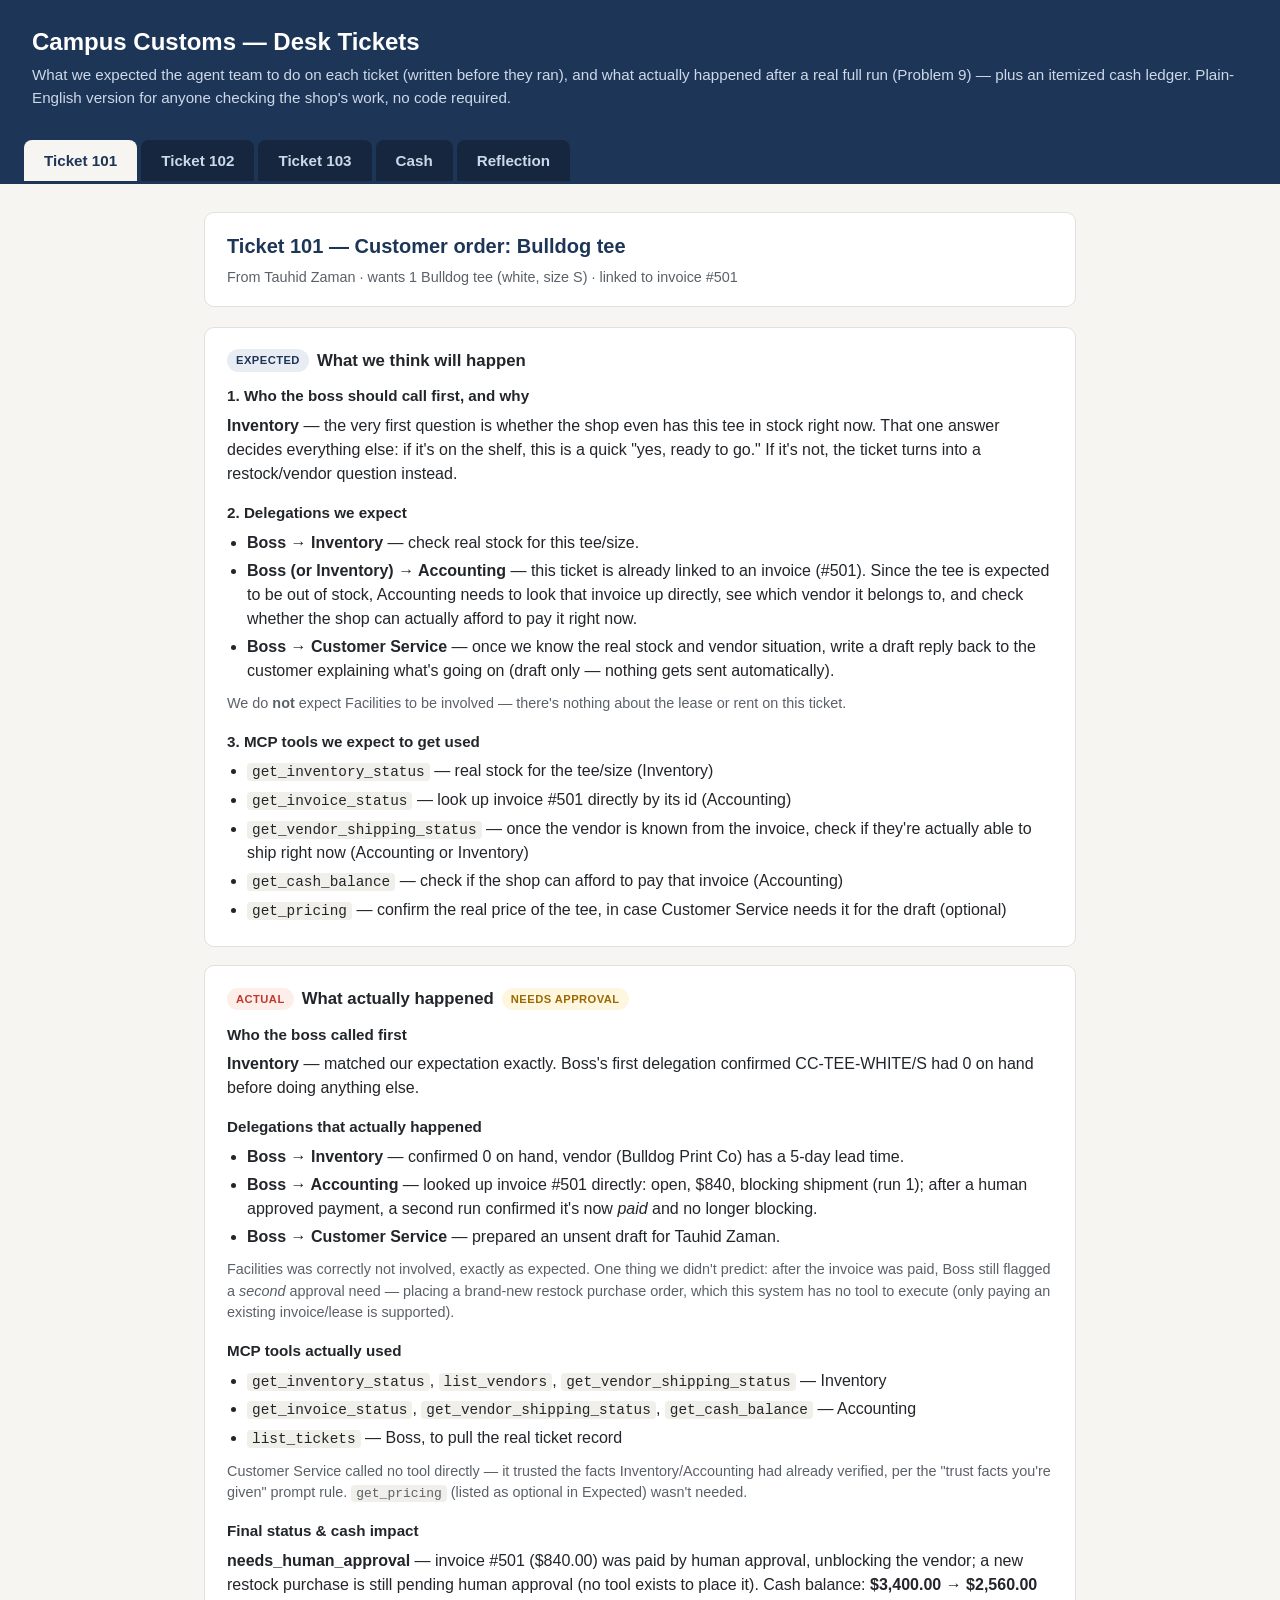
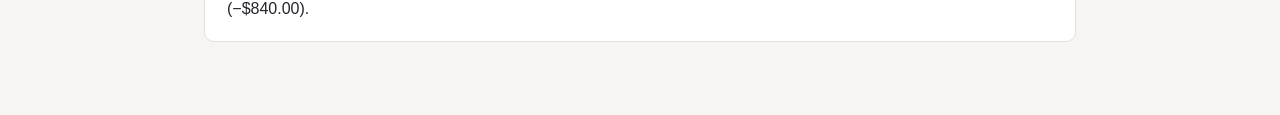
<file: output/desk_tickets.html>
<!DOCTYPE html>
<html lang="en">
<head>
<meta charset="UTF-8">
<title>Campus Customs — Desk Tickets</title>
<style>
  :root {
    --bg: #f7f5f2;
    --card: #ffffff;
    --ink: #22252a;
    --muted: #5b6168;
    --border: #e2e0db;
    --navy: #1d3557;
    --navy-soft: #e8edf4;
    --accent: #c0392b;
    --good: #2e7d32;
    --good-bg: #eaf5ea;
    font-size: 16px;
  }
  * { box-sizing: border-box; }
  body {
    margin: 0;
    font-family: -apple-system, Segoe UI, Roboto, Helvetica, Arial, sans-serif;
    background: var(--bg);
    color: var(--ink);
    line-height: 1.5;
  }
  header {
    background: var(--navy);
    color: white;
    padding: 24px 32px;
  }
  header h1 { margin: 0 0 4px 0; font-size: 1.5rem; }
  header p { margin: 0; color: #cdd8e8; font-size: 0.95rem; }

  nav.tabs {
    display: flex;
    gap: 4px;
    padding: 0 24px;
    background: var(--navy);
    border-bottom: 3px solid var(--navy);
    flex-wrap: wrap;
  }
  nav.tabs button {
    appearance: none;
    border: none;
    background: #16263f;
    color: #cdd8e8;
    padding: 12px 20px;
    font-size: 0.95rem;
    font-weight: 600;
    cursor: pointer;
    border-radius: 8px 8px 0 0;
    margin-top: 6px;
  }
  nav.tabs button.active {
    background: var(--bg);
    color: var(--navy);
  }
  nav.tabs button:hover:not(.active) {
    background: #203a5e;
  }

  main {
    max-width: 920px;
    margin: 0 auto;
    padding: 28px 24px 60px;
  }
  .panel { display: none; }
  .panel.active { display: block; }

  .ticket-summary {
    background: var(--card);
    border: 1px solid var(--border);
    border-radius: 10px;
    padding: 18px 22px;
    margin-bottom: 20px;
  }
  .ticket-summary h2 { margin: 0 0 6px 0; font-size: 1.25rem; color: var(--navy); }
  .ticket-summary .meta { color: var(--muted); font-size: 0.9rem; }

  section.block {
    background: var(--card);
    border: 1px solid var(--border);
    border-radius: 10px;
    padding: 20px 22px;
    margin-bottom: 18px;
  }
  section.block h3 {
    margin: 0 0 12px 0;
    font-size: 1.05rem;
    display: flex;
    align-items: center;
    gap: 8px;
  }
  .tag {
    font-size: 0.7rem;
    font-weight: 700;
    text-transform: uppercase;
    letter-spacing: 0.04em;
    padding: 3px 9px;
    border-radius: 999px;
  }
  .tag.expected { background: var(--navy-soft); color: var(--navy); }
  .tag.actual { background: #fdeeea; color: var(--accent); }
  .tag.placeholder { background: #f0f0ee; color: var(--muted); }

  .sub { margin-bottom: 16px; }
  .sub:last-child { margin-bottom: 0; }
  .sub h4 { margin: 0 0 6px 0; font-size: 0.95rem; color: var(--ink); }
  .sub p, .sub ul { margin: 0; color: var(--ink); }
  .sub ul { padding-left: 20px; }
  .sub li { margin-bottom: 4px; }
  code {
    background: #f1efe9;
    border-radius: 4px;
    padding: 1px 5px;
    font-size: 0.9em;
  }

  .empty-note {
    color: var(--muted);
    font-style: italic;
  }

  .skip-list {
    margin-top: 10px;
    font-size: 0.9rem;
    color: var(--muted);
  }

  .blank-tab {
    background: var(--card);
    border: 1px dashed var(--border);
    border-radius: 10px;
    padding: 40px 22px;
    text-align: center;
    color: var(--muted);
  }

  .jumplink {
    appearance: none;
    border: none;
    background: none;
    padding: 0;
    margin: 0;
    font: inherit;
    font-weight: 600;
    color: var(--navy);
    text-decoration: underline;
    text-decoration-style: dotted;
    cursor: pointer;
  }
  .jumplink:hover { color: var(--accent); }
</style>
</head>
<body>

<header>
  <h1>Campus Customs — Desk Tickets</h1>
  <p>What we expected the agent team to do on each ticket (written before they ran), and what actually happened after a real full run (Problem 9) — plus an itemized cash ledger. Plain-English version for anyone checking the shop's work, no code required.</p>
</header>

<nav class="tabs">
  <button class="tab-btn active" data-tab="t101">Ticket 101</button>
  <button class="tab-btn" data-tab="t102">Ticket 102</button>
  <button class="tab-btn" data-tab="t103">Ticket 103</button>
  <button class="tab-btn" data-tab="cash">Cash</button>
  <button class="tab-btn" data-tab="reflection">Reflection</button>
</nav>

<main>

  <!-- TICKET 101 -->
  <div class="panel active" id="t101">
    <div class="ticket-summary">
      <h2>Ticket 101 — Customer order: Bulldog tee</h2>
      <div class="meta">From Tauhid Zaman · wants 1 Bulldog tee (white, size S) · linked to invoice #501</div>
    </div>

    <section class="block">
      <h3><span class="tag expected">Expected</span> What we think will happen</h3>

      <div class="sub">
        <h4>1. Who the boss should call first, and why</h4>
        <p><strong>Inventory</strong> — the very first question is whether the shop even has this tee in stock right now. That one answer decides everything else: if it's on the shelf, this is a quick "yes, ready to go." If it's not, the ticket turns into a restock/vendor question instead.</p>
      </div>

      <div class="sub">
        <h4>2. Delegations we expect</h4>
        <ul>
          <li><strong>Boss → Inventory</strong> — check real stock for this tee/size.</li>
          <li><strong>Boss (or Inventory) → Accounting</strong> — this ticket is already linked to an invoice (#501). Since the tee is expected to be out of stock, Accounting needs to look that invoice up directly, see which vendor it belongs to, and check whether the shop can actually afford to pay it right now.</li>
          <li><strong>Boss → Customer Service</strong> — once we know the real stock and vendor situation, write a draft reply back to the customer explaining what's going on (draft only — nothing gets sent automatically).</li>
        </ul>
        <div class="skip-list">We do <strong>not</strong> expect Facilities to be involved — there's nothing about the lease or rent on this ticket.</div>
      </div>

      <div class="sub">
        <h4>3. MCP tools we expect to get used</h4>
        <ul>
          <li><code>get_inventory_status</code> — real stock for the tee/size (Inventory)</li>
          <li><code>get_invoice_status</code> — look up invoice #501 directly by its id (Accounting)</li>
          <li><code>get_vendor_shipping_status</code> — once the vendor is known from the invoice, check if they're actually able to ship right now (Accounting or Inventory)</li>
          <li><code>get_cash_balance</code> — check if the shop can afford to pay that invoice (Accounting)</li>
          <li><code>get_pricing</code> — confirm the real price of the tee, in case Customer Service needs it for the draft (optional)</li>
        </ul>
      </div>
    </section>

    <section class="block">
      <h3><span class="tag actual">Actual</span> What actually happened <span class="tag" style="background:#fff6e0;color:#9a6a00;">Needs approval</span></h3>

      <div class="sub">
        <h4>Who the boss called first</h4>
        <p><strong>Inventory</strong> — matched our expectation exactly. Boss's first delegation confirmed CC-TEE-WHITE/S had 0 on hand before doing anything else.</p>
      </div>

      <div class="sub">
        <h4>Delegations that actually happened</h4>
        <ul>
          <li><strong>Boss → Inventory</strong> — confirmed 0 on hand, vendor (Bulldog Print Co) has a 5-day lead time.</li>
          <li><strong>Boss → Accounting</strong> — looked up invoice #501 directly: open, $840, blocking shipment (run 1); after a human approved payment, a second run confirmed it's now <em>paid</em> and no longer blocking.</li>
          <li><strong>Boss → Customer Service</strong> — prepared an unsent draft for Tauhid Zaman.</li>
        </ul>
        <div class="skip-list">Facilities was correctly not involved, exactly as expected. One thing we didn't predict: after the invoice was paid, Boss still flagged a <em>second</em> approval need — placing a brand-new restock purchase order, which this system has no tool to execute (only paying an existing invoice/lease is supported).</div>
      </div>

      <div class="sub">
        <h4>MCP tools actually used</h4>
        <ul>
          <li><code>get_inventory_status</code>, <code>list_vendors</code>, <code>get_vendor_shipping_status</code> — Inventory</li>
          <li><code>get_invoice_status</code>, <code>get_vendor_shipping_status</code>, <code>get_cash_balance</code> — Accounting</li>
          <li><code>list_tickets</code> — Boss, to pull the real ticket record</li>
        </ul>
        <div class="skip-list">Customer Service called no tool directly — it trusted the facts Inventory/Accounting had already verified, per the "trust facts you're given" prompt rule. <code>get_pricing</code> (listed as optional in Expected) wasn't needed.</div>
      </div>

      <div class="sub">
        <h4>Final status &amp; cash impact</h4>
        <p><strong>needs_human_approval</strong> — invoice #501 ($840.00) was paid by human approval, unblocking the vendor; a new restock purchase is still pending human approval (no tool exists to place it). Cash balance: <strong>$3,400.00 → $2,560.00</strong> (−$840.00).</p>
      </div>
    </section>
  </div>

  <!-- TICKET 102 -->
  <div class="panel" id="t102">
    <div class="ticket-summary">
      <h2>Ticket 102 — Rent notice</h2>
      <div class="meta">From Elm City Properties (landlord) · note says rent is due in 2 days · linked to lease #1</div>
    </div>

    <section class="block">
      <h3><span class="tag expected">Expected</span> What we think will happen</h3>

      <div class="sub">
        <h4>1. Who the boss should call first, and why</h4>
        <p><strong>Facilities</strong> — this is fundamentally a lease question. Facilities owns checking the real rent amount and real due date against the shop's own calendar, rather than just trusting whatever the landlord's note claims.</p>
      </div>

      <div class="sub">
        <h4>2. Delegations we expect</h4>
        <ul>
          <li><strong>Boss → Facilities</strong> — verify the real due date and rent amount for lease #1.</li>
          <li><strong>Facilities (or boss) → Accounting</strong> — only if Facilities confirms the rent is actually due soon, check the shop's real cash balance to see if paying it is affordable.</li>
        </ul>
        <div class="skip-list">We do <strong>not</strong> expect Inventory or Customer Service to be involved — there's no product question here, and this ticket isn't customer-facing.</div>
      </div>

      <div class="sub">
        <h4>3. MCP tools we expect to get used</h4>
        <ul>
          <li><code>get_lease_due_status</code> — real rent amount and days until due, measured against the shop's own "today" (Facilities)</li>
          <li><code>get_cash_balance</code> — check affordability once the real due date/amount is confirmed (Accounting)</li>
        </ul>
      </div>
    </section>

    <section class="block">
      <h3><span class="tag actual">Actual</span> What actually happened <span class="tag" style="background:#fdeceb;color:#a4302f;">Blocked</span></h3>

      <div class="sub">
        <h4>Who the boss called first</h4>
        <p><strong>Facilities</strong> — matched our expectation exactly.</p>
      </div>

      <div class="sub">
        <h4>Delegations that actually happened</h4>
        <ul>
          <li><strong>Boss → Facilities</strong> — verified lease #1: $2,400/month, due 2026-09-02, not yet overdue against the shop's date_today.</li>
          <li><strong>Boss → Accounting</strong> — checked cash balance ($2,560 before payment) and judged the rent affordable; after a human approved and paid it, a second run re-checked accounting.</li>
        </ul>
        <div class="skip-list">Inventory and Customer Service were correctly not involved, exactly as expected.</div>
      </div>

      <div class="sub">
        <h4>MCP tools actually used</h4>
        <ul>
          <li><code>get_lease_due_status</code> — Facilities</li>
          <li><code>get_cash_balance</code> — Accounting</li>
          <li><code>list_tickets</code> — Boss</li>
        </ul>
      </div>

      <div class="sub">
        <h4>Final status &amp; cash impact — and a real limitation we found</h4>
        <p>The $2,400 rent payment for lease #1 was approved and paid once, correctly: cash balance <strong>$2,560.00 → $160.00</strong> (−$2,400.00). But re-running the ticket afterward produced <strong>blocked</strong>, not a clean resolved state: Facilities and Accounting have no way to know this period's rent was already paid, because (unlike invoices, which have a <code>status</code> column) the <code>leases</code> table has no paid/settled field for <code>get_lease_due_status</code> to check. So the second run re-reported the same $2,400 as still due and correctly refused to double-pay with only $160 left. This is a genuine schema gap, not a payment that failed — documented here rather than silently worked around.</p>
      </div>
    </section>
  </div>

  <!-- TICKET 103 -->
  <div class="panel" id="t103">
    <div class="ticket-summary">
      <h2>Ticket 103 — Bulk hoodie discount request</h2>
      <div class="meta">From Yale AI Club · wants 20 Navy hoodies (size M) at a bulk discount</div>
    </div>

    <section class="block">
      <h3><span class="tag expected">Expected</span> What we think will happen</h3>

      <div class="sub">
        <h4>1. Who the boss should call first, and why</h4>
        <p><strong>Inventory</strong> — before anyone can talk about a discount, we need to know whether the shop can even supply 20 hoodies. There are only 8 on the shelf, so this is as much a stock/restock question as it is a pricing question.</p>
      </div>

      <div class="sub">
        <h4>2. Delegations we expect</h4>
        <ul>
          <li><strong>Boss → Inventory</strong> — check real stock (8 on hand vs. 20 requested) and whether the usual vendor could restock the shortfall.</li>
          <li><strong>Boss → Accounting</strong> — check the real unit cost on this hoodie so the discount request can be judged against it (the shop shouldn't sell below cost without flagging it), and check the vendor's invoice situation since restocking runs through the same vendor as ticket 101.</li>
          <li><strong>Boss → Customer Service</strong> — draft a reply to Yale AI Club about what's actually possible (draft only).</li>
        </ul>
        <div class="skip-list">We do <strong>not</strong> expect Facilities to be involved — nothing here touches the lease or rent.</div>
      </div>

      <div class="sub">
        <h4>3. MCP tools we expect to get used</h4>
        <ul>
          <li><code>get_inventory_status</code> — real stock for the hoodie/size (Inventory)</li>
          <li><code>list_vendors</code> / <code>get_vendor_shipping_status</code> — check whether the apparel vendor can restock the shortfall (Inventory)</li>
          <li><code>get_pricing</code> — real unit cost and list price, to judge the discount request (Accounting)</li>
        </ul>
      </div>
    </section>

    <section class="block">
      <h3><span class="tag actual">Actual</span> What actually happened <span class="tag" style="background:#eaf7ea;color:#1d7a1d;">Draft ready</span></h3>

      <div class="sub">
        <h4>Who the boss called first</h4>
        <p><strong>Inventory</strong> — matched our expectation exactly.</p>
      </div>

      <div class="sub">
        <h4>Delegations that actually happened</h4>
        <ul>
          <li><strong>Boss → Inventory</strong> — confirmed 8 of 20 CC-HOOD-NAVY/M on hand; Bulldog Print Co can ship a restock (5-day lead, no open invoices).</li>
          <li><strong>Boss → Accounting</strong> — checked real unit cost/list price ($22/$58) and confirmed <em>no</em> bulk-discount or override policy exists anywhere in the shop's data, so none was invented.</li>
          <li><strong>Boss → Customer Service</strong> — drafted a reply to Yale AI Club quoting list price only.</li>
        </ul>
        <div class="skip-list">Facilities was correctly not involved, exactly as expected.</div>
      </div>

      <div class="sub">
        <h4>MCP tools actually used</h4>
        <ul>
          <li><code>get_inventory_status</code>, <code>list_vendors</code>, <code>get_vendor_shipping_status</code> — Inventory</li>
          <li><code>get_pricing</code> — Accounting</li>
          <li><code>list_tickets</code> — Boss</li>
        </ul>
      </div>

      <div class="sub">
        <h4>Final status &amp; cash impact</h4>
        <p><strong>draft_ready</strong> — no discount was authorized or promised; restocking the 12-unit shortfall would need a new purchase order, flagged for a human (no tool exists to place one). Cash balance unchanged: <strong>$0.00 impact</strong>.</p>
      </div>
    </section>
  </div>

  <!-- CASH -->
  <div class="panel" id="cash">
    <div class="ticket-summary">
      <h2>Cash — itemized from this full run</h2>
      <div class="meta">Working db reset to original seed values immediately before this run, so every number below is from one clean, real run — not accumulated across test sessions.</div>
    </div>

    <section class="block">
      <h3>Starting checking balance (after reset)</h3>
      <p style="font-size:1.4rem;font-weight:700;">$3,400.00</p>
    </section>

    <section class="block">
      <h3>Ticket 101 — Bulldog tee</h3>
      <p><strong>−$840.00</strong> — paid invoice #501 to Bulldog Print Co (the reprint/restock invoice blocking this order), approved by Araceli Lopez (shop owner).</p>
      <p class="skip-list">Balance after: $3,400.00 − $840.00 = <strong>$2,560.00</strong></p>
    </section>

    <section class="block">
      <h3>Ticket 102 — Rent due</h3>
      <p><strong>−$2,400.00</strong> — paid lease #1's rent to Elm City Properties, approved by Araceli Lopez (shop owner).</p>
      <p class="skip-list">Balance after: $2,560.00 − $2,400.00 = <strong>$160.00</strong></p>
    </section>

    <section class="block">
      <h3>Ticket 103 — Bulk hoodie discount</h3>
      <p><strong>$0.00</strong> — no discount policy exists in the shop's data, so none was approved; the hoodie restock would require a brand-new purchase order (no tool exists to place one), so nothing was paid.</p>
      <p class="skip-list">Balance unchanged: <strong>$160.00</strong></p>
    </section>

    <section class="block">
      <h3>Ending checking balance</h3>
      <p style="font-size:1.4rem;font-weight:700;">$3,400.00 − $840.00 − $2,400.00 − $0.00 = $160.00</p>
      <p class="skip-list">Verified live against the working db: <code>GET /cash</code> on <code>data/campus_customs_new.db</code> returns <code>{"balance": 160.0}</code> after this run — matches exactly.</p>
    </section>
  </div>

  <!-- REFLECTION (placeholder) -->
  <div class="panel" id="reflection">
    <div class="ticket-summary">
      <h2>Reflection</h2>
      <div class="meta">Based on the real Problem 9 run — see the Ticket 101/102/103 tabs and the Cash tab on this page for the receipts.</div>
    </div>

    <section class="block">
      <h3>How'd the agents actually do, per ticket?</h3>
      <div class="sub">
        <h4>101 — Bulldog tee: good</h4>
        <p>Inventory caught the stockout right away, accounting found invoice #501 and the real vendor block, customer service didn't promise a ship date it couldn't back up — see the full trace on the <button class="jumplink" data-tab="t101">Ticket 101 tab</button>. After we paid the invoice, boss didn't just assume the order was done — it correctly said "now we need a new restock order" instead of hand-waving it. That's the right call. The real evidence this worked is the money actually moving: <button class="jumplink" data-tab="cash">Cash tab</button> shows $3,400.00 → $2,560.00, the exact $840.00 invoice amount. Only knock: it burned some extra hops double-checking stuff before we tightened the prompts.</p>
      </div>
      <div class="sub">
        <h4>102 — Rent: mixed</h4>
        <p>First pass was great — real due date, real balance, right call to ask a human before paying (see <button class="jumplink" data-tab="t102">Ticket 102 tab</button>). We approved it and the <button class="jumplink" data-tab="cash">Cash tab</button> confirms it actually happened: $2,560.00 → $160.00, exactly the $2,400.00 rent. Second pass (re-running the same ticket after we paid) is where it fell apart: it couldn't tell the $2,400 was already paid and flagged it as still owed — that's the <strong>blocked</strong> status you see on the Ticket 102 tab, not a failed payment. Not really the agents' fault — the lease table just has no "paid" flag for them to check. Good reasoning, bad data.</p>
      </div>
      <div class="sub">
        <h4>103 — Bulk discount: best one</h4>
        <p>One clean pass, no back-and-forth (see <button class="jumplink" data-tab="t103">Ticket 103 tab</button>). Correctly refused to invent a discount policy that doesn't exist (there isn't one in the data), quoted the real $58/unit price, flagged the 12-unit shortfall and restock as a human call. No payment needed, none made — the <button class="jumplink" data-tab="cash">Cash tab</button> shows $0.00 impact for this ticket, which is exactly right given nothing was approved. Exactly right.</p>
      </div>
    </section>

    <section class="block">
      <h3>Actual vs. Expected</h3>

      <div class="sub">
        <h4>101 — compare the Expected and Actual blocks on the <button class="jumplink" data-tab="t101">Ticket 101 tab</button></h4>
        <p>Nailed it on the first pass: Boss called Inventory first like we expected, and all 3 delegation targets (Inventory, Accounting, Customer Service) showed up exactly as predicted, Facilities correctly skipped. Tool-wise, we expected 5 (<code>get_inventory_status</code>, <code>get_invoice_status</code>, <code>get_vendor_shipping_status</code>, <code>get_cash_balance</code>, optionally <code>get_pricing</code>) and got 4 of those for real, plus <code>list_vendors</code> and <code>list_tickets</code> we hadn't called out — <code>get_pricing</code> never got used since nobody needed to quote a price here. The one thing the Expected plan flat-out didn't see coming: once we actually paid invoice #501 (<button class="jumplink" data-tab="cash">Cash tab</button>: −$840.00), the ticket didn't just close out. Boss came back with a <em>second</em> ask — approve a brand-new restock purchase order — because "the invoice is paid" and "the item is back in stock" are two different problems, and our plan only thought about the first one.</p>
      </div>

      <div class="sub">
        <h4>102 — compare the Expected and Actual blocks on the <button class="jumplink" data-tab="t102">Ticket 102 tab</button></h4>
        <p>Also nailed Facilities-first and the Facilities→Accounting handoff, tools matched almost exactly (<code>get_lease_due_status</code>, <code>get_cash_balance</code>, plus <code>list_tickets</code> we didn't call out). First run played out exactly like the plan: verify the real due date, check affordability, ask a human — and it was affordable, which the <button class="jumplink" data-tab="cash">Cash tab</button> backs up (−$2,400.00 landed exactly on $160.00, not negative). Where Actual and Expected really diverge is the part we never planned for at all — a <em>re-run</em>. The Expected section assumed one clean pass to a decision; it never considered "what happens if we check this same ticket again after paying." That's on us, not the agents: we planned for the approval step, not for what comes after it.</p>
      </div>

      <div class="sub">
        <h4>103 — compare the Expected and Actual blocks on the <button class="jumplink" data-tab="t103">Ticket 103 tab</button></h4>
        <p>Closest match of the three, basically no surprises. Inventory first, then Accounting, then Customer Service, Facilities skipped — exactly the plan. Tools matched too: <code>get_inventory_status</code>, <code>list_vendors</code>, <code>get_vendor_shipping_status</code> for Inventory, <code>get_pricing</code> for Accounting, same as we called out. Only real difference from the plan: Customer Service never called a tool itself — it just used the facts Inventory and Accounting had already verified instead of double-checking, which the Expected section didn't think to predict but makes total sense in hindsight. Matches the <button class="jumplink" data-tab="cash">Cash tab</button> too: $0.00 impact, since nothing here ever needed approval.</p>
      </div>
    </section>

    <section class="block">
      <h3>Would one agent with tools have been simpler?</h3>
      <p>Honestly, yeah — for these 3 tickets. None of them needed real specialization; there was never a case where two specialists had to double-check or disagree with each other. Boss mostly just played middleman passing messages back and forth, and that's exactly where we burned tool calls and tokens — see the <button class="jumplink" data-tab="t102">Ticket 102 tab</button> for the confused double-payment check and the <button class="jumplink" data-tab="t103">Ticket 103 tab</button> for the early "discount authority" search loop. One agent with all 9 tools would've been faster and cheaper here. The 5-agent split only earns its keep when you actually need separation of duties — like accounting never being allowed to approve its own payment (that boundary is exactly why every real payment on the <button class="jumplink" data-tab="cash">Cash tab</button> has a human name attached, not an agent). For "look up some facts and summarize them," splitting into 5 agents was overhead this round.</p>
    </section>

    <section class="block">
      <h3>3 new problems this team COULD solve with what we already built</h3>
      <ul>
        <li><strong>Another vendor invoice goes overdue</strong> and blocks a different SKU — same exact pattern as ticket 101 (see <button class="jumplink" data-tab="t101">Ticket 101 tab</button>: invoice #501 blocking Bulldog Print Co). Inventory + Accounting already handle this.</li>
        <li><strong>A second rent/lease notice</strong> comes in for a different space — same pattern as ticket 102's <em>first</em> pass (see <button class="jumplink" data-tab="t102">Ticket 102 tab</button>). Facilities + Accounting already verify real due dates and affordability correctly, as long as it's a first-time check.</li>
        <li><strong>A customer asks about a different item</strong> — stock, price, whether it's in — for any SKU in <code>inventory</code>/<code>pricing</code> (not just the tee or hoodie from <button class="jumplink" data-tab="t101">Ticket 101</button>/<button class="jumplink" data-tab="t103">Ticket 103</button>). Inventory + Customer Service already cover this with <code>get_inventory_status</code>/<code>get_pricing</code>, no new tooling needed.</li>
      </ul>
    </section>

    <section class="block">
      <h3>3 new problems this team could NOT solve, and what's missing</h3>
      <ul>
        <li><strong>Actually placing a new restock order with a vendor</strong> — the exact wall we hit on both <button class="jumplink" data-tab="t101">Ticket 101</button> and <button class="jumplink" data-tab="t103">Ticket 103</button> (Bulldog Print Co can ship, but nobody can tell it to). Needs a new <code>place_vendor_order</code> tool that writes a new row to <code>invoices</code>, gated behind human approval the same way <code>execute_payment</code> is. No new agent needed — Inventory or Accounting could hold it.</li>
        <li><strong>Rent across multiple months</strong> — the exact bug we hit on <button class="jumplink" data-tab="t102">Ticket 102</button> (see the <button class="jumplink" data-tab="cash">Cash tab</button> too — the $2,400 payment is real, the "still owed" re-check is the bug). <code>leases</code> needs a paid-through date or a billing-period concept, plus a tool to check/update it. Facilities could use it as-is, no new agent.</li>
        <li><strong>Campus Customs opens a second storefront</strong> — everything right now (inventory, cash_accounts, vendors) assumes one shop. A second location needs a "location" column threaded through the schema and tools, and probably a new agent above Boss to arbitrate between two desks sharing (or not sharing) vendors and cash.</li>
      </ul>
    </section>
  </div>

</main>

<script>
  function activateTab(tabId) {
    document.querySelectorAll('.tab-btn').forEach(b => b.classList.remove('active'));
    document.querySelectorAll('.panel').forEach(p => p.classList.remove('active'));
    document.querySelector('.tab-btn[data-tab="' + tabId + '"]').classList.add('active');
    document.getElementById(tabId).classList.add('active');
    document.getElementById(tabId).scrollIntoView({ behavior: 'smooth', block: 'start' });
  }
  document.querySelectorAll('.jumplink').forEach(link => {
    link.addEventListener('click', () => activateTab(link.dataset.tab));
  });
  document.querySelectorAll('.tab-btn').forEach(btn => {
    btn.addEventListener('click', () => {
      document.querySelectorAll('.tab-btn').forEach(b => b.classList.remove('active'));
      document.querySelectorAll('.panel').forEach(p => p.classList.remove('active'));
      btn.classList.add('active');
      document.getElementById(btn.dataset.tab).classList.add('active');
    });
  });
</script>

</body>
</html>
</file>
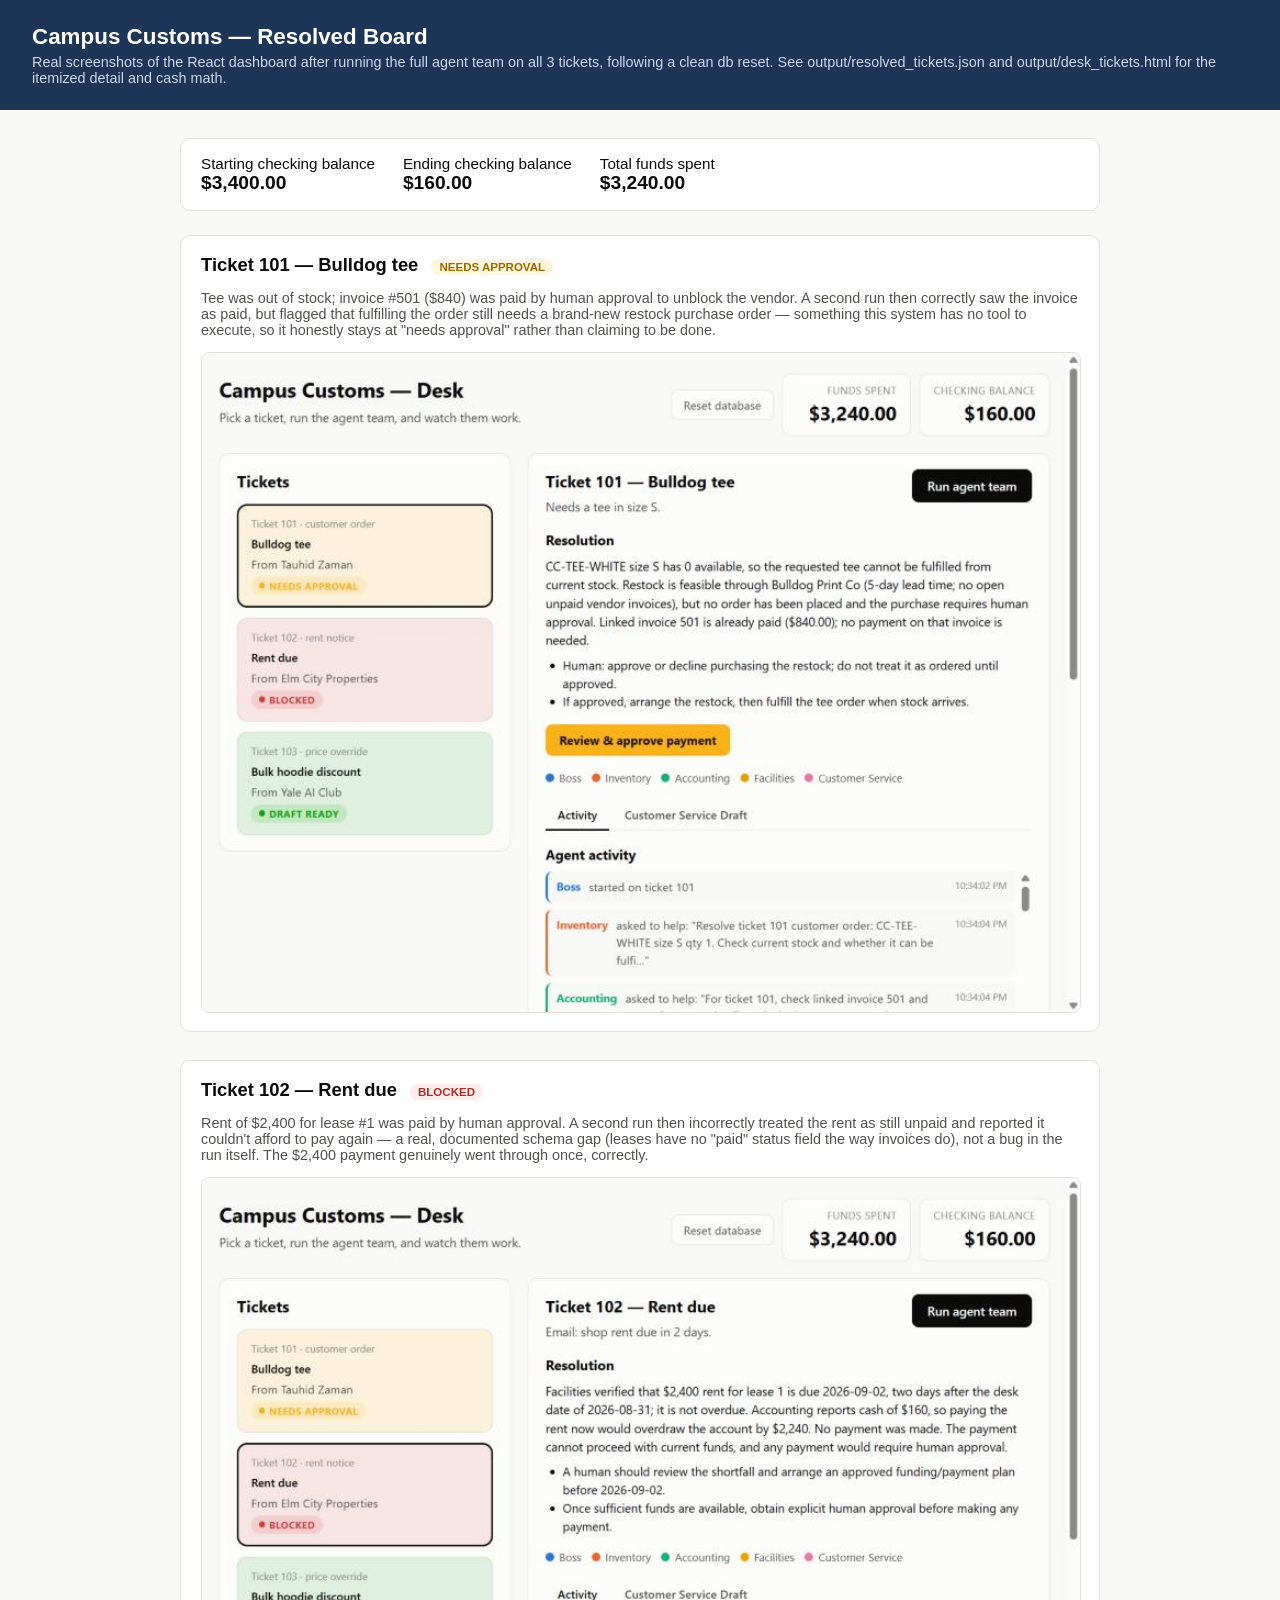
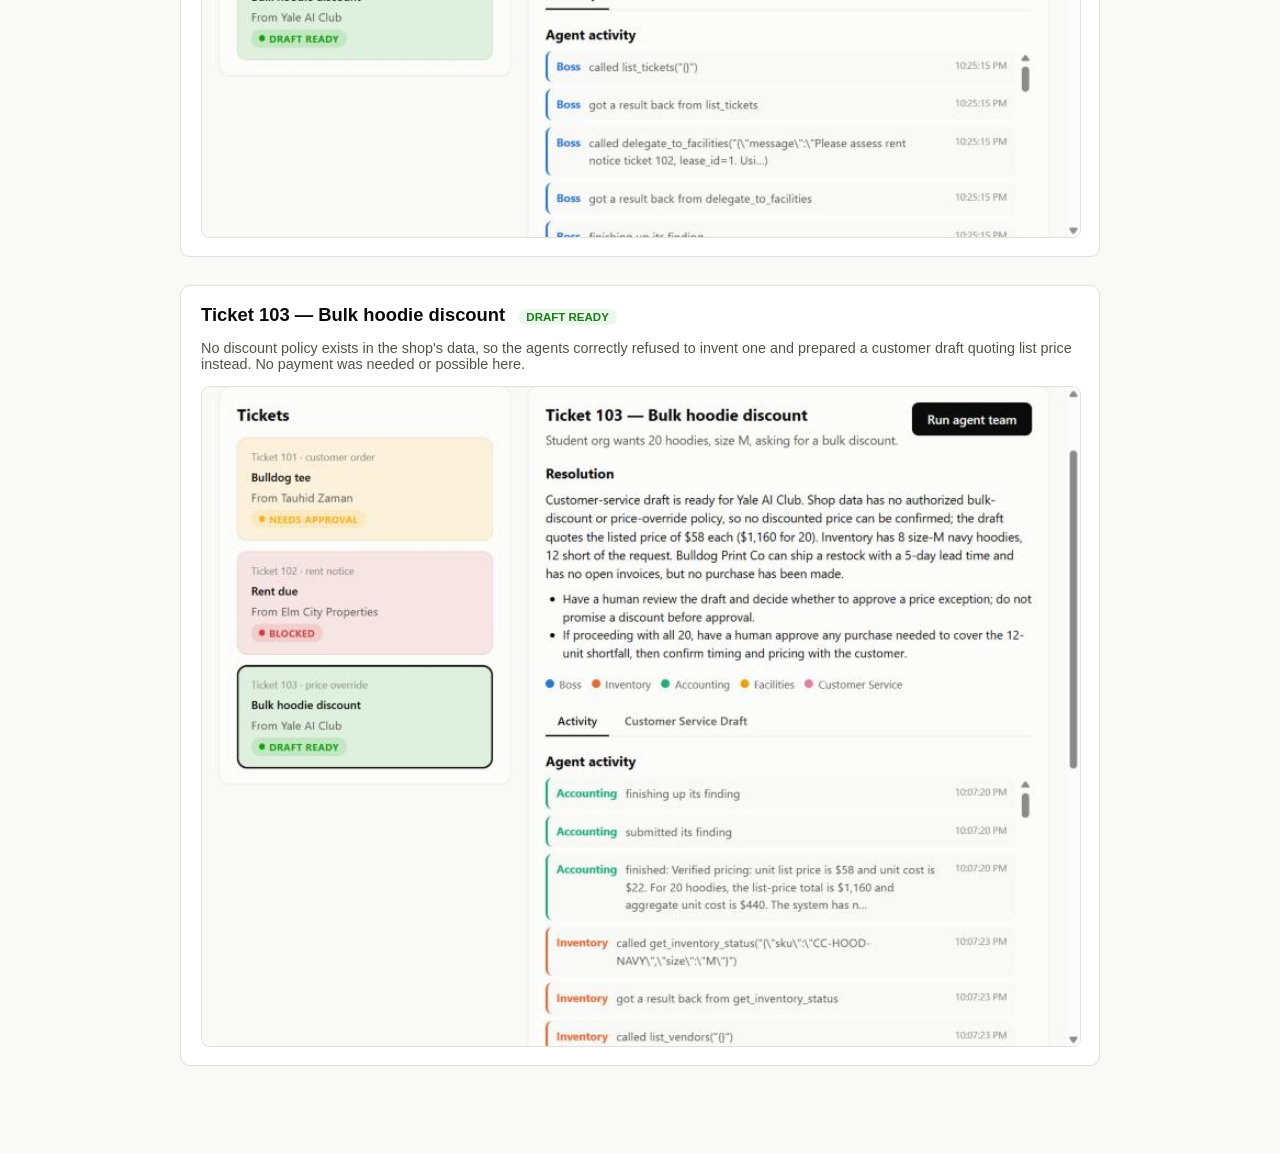
<file: output/resolved_board.html>
<!DOCTYPE html>
<html lang="en">
<head>
<meta charset="UTF-8">
<title>Campus Customs — Resolved Board (Problem 9 full run)</title>
<style>
  body {
    margin: 0;
    font-family: -apple-system, Segoe UI, Roboto, Helvetica, Arial, sans-serif;
    background: #f9f9f7;
    color: #0b0b0b;
  }
  header {
    background: #1d3557;
    color: white;
    padding: 24px 32px;
  }
  header h1 { margin: 0 0 4px 0; font-size: 1.4rem; }
  header p { margin: 0; color: #cdd8e8; font-size: 0.9rem; }
  main {
    max-width: 920px;
    margin: 0 auto;
    padding: 28px 24px 60px;
  }
  .totals {
    background: white;
    border: 1px solid #e2e0db;
    border-radius: 10px;
    padding: 16px 20px;
    margin-bottom: 24px;
    display: flex;
    gap: 28px;
    flex-wrap: wrap;
    font-size: 0.95rem;
  }
  .totals b { display: block; font-size: 1.2rem; }
  .ticket-block {
    background: white;
    border: 1px solid #e2e0db;
    border-radius: 10px;
    padding: 18px 20px;
    margin-bottom: 28px;
  }
  .ticket-block h2 { margin: 0 0 6px 0; font-size: 1.15rem; }
  .ticket-block .caption { color: #52514e; font-size: 0.9rem; margin-bottom: 14px; }
  .ticket-block img {
    width: 100%;
    border: 1px solid #e2e0db;
    border-radius: 8px;
    display: block;
  }
  .badge {
    display: inline-block;
    font-size: 0.72rem;
    font-weight: 700;
    text-transform: uppercase;
    padding: 2px 8px;
    border-radius: 999px;
    margin-left: 8px;
  }
  .badge.needs { background: #fff6e0; color: #9a6a00; }
  .badge.blocked { background: #fdeceb; color: #a4302f; }
  .badge.draft { background: #eaf7ea; color: #1d7a1d; }
</style>
</head>
<body>

<header>
  <h1>Campus Customs — Resolved Board</h1>
  <p>Real screenshots of the React dashboard after running the full agent team on all 3 tickets, following a clean db reset. See output/resolved_tickets.json and output/desk_tickets.html for the itemized detail and cash math.</p>
</header>

<main>
  <div class="totals">
    <div>Starting checking balance<br><b>$3,400.00</b></div>
    <div>Ending checking balance<br><b>$160.00</b></div>
    <div>Total funds spent<br><b>$3,240.00</b></div>
  </div>

  <div class="ticket-block">
    <h2>Ticket 101 — Bulldog tee <span class="badge needs">Needs approval</span></h2>
    <p class="caption">Tee was out of stock; invoice #501 ($840) was paid by human approval to unblock the vendor. A second run then correctly saw the invoice as paid, but flagged that fulfilling the order still needs a brand-new restock purchase order — something this system has no tool to execute, so it honestly stays at "needs approval" rather than claiming to be done.</p>
    <img src="resolved_board_images/ticket_101.jpg" alt="Dashboard showing ticket 101's final resolution">
  </div>

  <div class="ticket-block">
    <h2>Ticket 102 — Rent due <span class="badge blocked">Blocked</span></h2>
    <p class="caption">Rent of $2,400 for lease #1 was paid by human approval. A second run then incorrectly treated the rent as still unpaid and reported it couldn't afford to pay again — a real, documented schema gap (leases have no "paid" status field the way invoices do), not a bug in the run itself. The $2,400 payment genuinely went through once, correctly.</p>
    <img src="resolved_board_images/ticket_102.jpg" alt="Dashboard showing ticket 102's final resolution">
  </div>

  <div class="ticket-block">
    <h2>Ticket 103 — Bulk hoodie discount <span class="badge draft">Draft ready</span></h2>
    <p class="caption">No discount policy exists in the shop's data, so the agents correctly refused to invent one and prepared a customer draft quoting list price instead. No payment was needed or possible here.</p>
    <img src="resolved_board_images/ticket_103.jpg" alt="Dashboard showing ticket 103's final resolution">
  </div>
</main>

</body>
</html>
</file>
